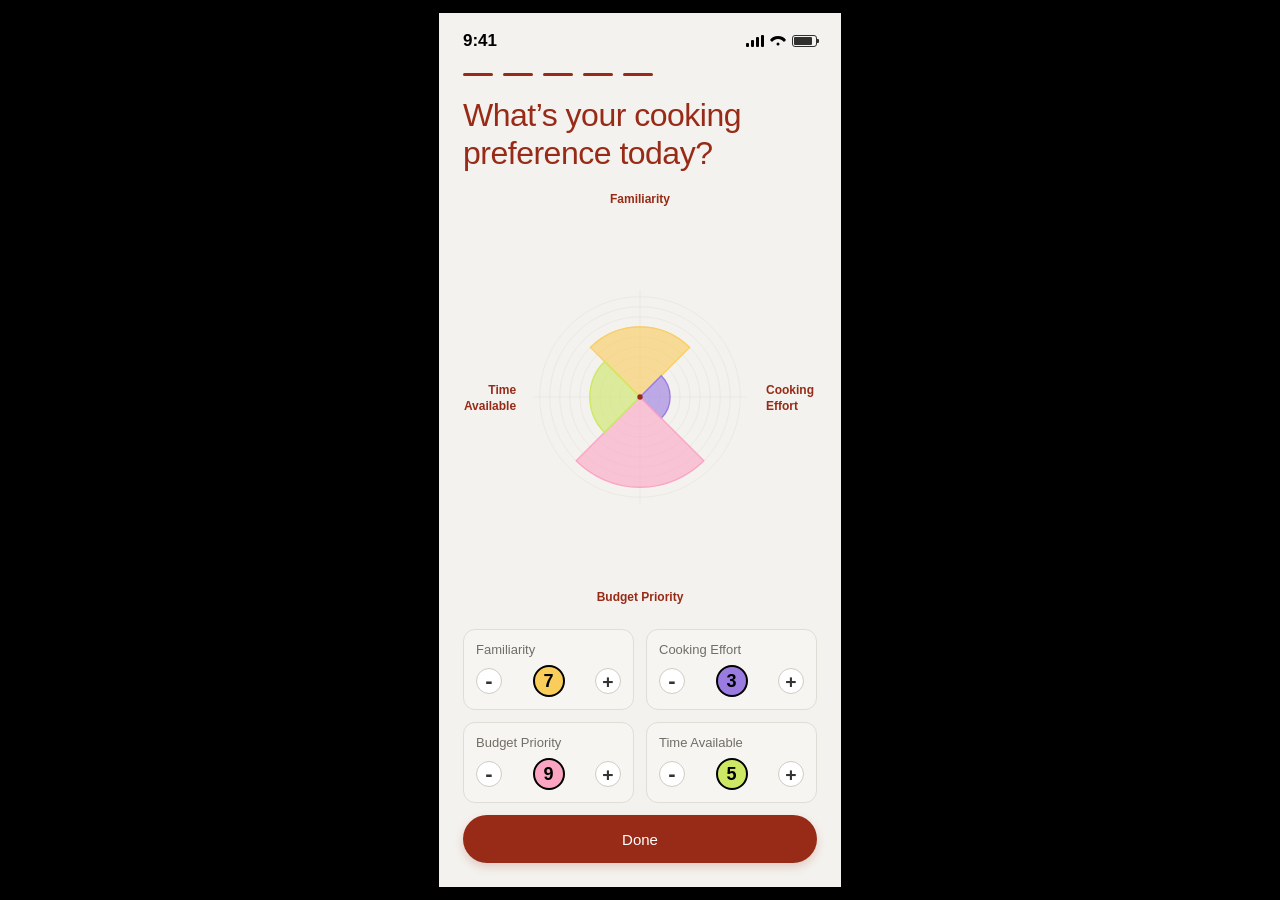
<file: Recipeapp/index.html>
<!DOCTYPE html>
<html lang="en">
<head>
    <meta charset="UTF-8">
    <meta name="viewport" content="width=device-width, initial-scale=1.0, maximum-scale=1.0, user-scalable=no, viewport-fit=cover">
    
    <title>Cooking Preference Radar - Grid Layout</title>
    <style>
        * {
            margin: 0;
            padding: 0;
            box-sizing: border-box;
            -webkit-tap-highlight-color: transparent;
        }

        body {
            background: #000;
            display: flex;
            justify-content: center;
            align-items: center;
            height: 100vh;
            overflow: hidden;
            font-family: 'Work Sans', -apple-system, BlinkMacSystemFont, sans-serif;
        }

        .app-container {
            width: 100vw;
            height: 100vh;
            max-width: 402px;
            max-height: 874px;
            background: #F4F2EE;
            position: relative;
            overflow: hidden;
            display: flex;
            flex-direction: column;
        }

        .header-area {
            padding-top: max(16px, env(safe-area-inset-top, 16px));
            padding-left: 24px;
            padding-right: 24px;
            flex-shrink: 0;
            z-index: 20;
        }

        .status-bar {
            display: flex;
            justify-content: space-between;
            align-items: center;
            height: 24px;
            margin-bottom: 20px;
        }

        .status-left {
            font-size: 17px;
            font-weight: 590;
            font-family: 'SF Pro', sans-serif;
            color: #000;
        }

        .status-right {
            display: flex;
            align-items: center;
            gap: 6px;
        }
        
        .battery-icon {
            width: 25px;
            height: 12px;
            border: 1px solid #000;
            border-radius: 3px;
            position: relative;
            opacity: 0.8;
        }
        .battery-icon::after {
            content: '';
            position: absolute;
            right: -3px;
            top: 3px;
            width: 2px;
            height: 4px;
            background: #000;
            border-radius: 0 1px 1px 0;
        }
        .battery-fill {
            position: absolute;
            left: 1px;
            top: 1px;
            bottom: 1px;
            width: 80%;
            background: #000;
            border-radius: 1px;
        }

        .progress-bar {
            display: flex;
            gap: 10px;
            margin-bottom: 20px;
        }

        .progress-segment {
            width: 30px;
            height: 3px;
            border-radius: 2px;
        }
        .progress-segment.active { background: #972B17; }
        .progress-segment.inactive { background: #972B17; }

        .title-area {
            padding: 0 24px;
            flex-shrink: 0;
            margin-bottom: 12px;
        }

        .main-title {
            font-size: 32px;
            font-weight: 500;
            line-height: 1.2;
            color: #972B17;
            letter-spacing: -0.5px;
        }

        .radar-area {
            flex: 1;
            display: grid;
            grid-template-columns: 70px 1fr 70px;
            grid-template-rows: 30px 1fr 30px;
            align-items: center;
            justify-items: center;
            padding: 0 16px;
            min-height: 0;
        }

        .axis-label {
            font-family: 'Rubik', 'Work Sans', sans-serif;
            font-weight: 700;
            font-size: 12px;
            color: #972B17;
            line-height: 1.3;
            text-align: center;
            white-space: nowrap;
        }

        .label-familiarity { grid-column: 2; grid-row: 1; }
        .label-budget { grid-column: 2; grid-row: 3; }
        .label-time { grid-column: 1; grid-row: 2; text-align: right; }
        .label-effort { grid-column: 3; grid-row: 2; text-align: left; }

        .radar-wrapper {
            grid-column: 2;
            grid-row: 2;
            width: 100%;
            max-width: 280px; 
            aspect-ratio: 1 / 1;
            position: relative;
        }

        .radar-svg {
            width: 100%;
            height: 100%;
            overflow: visible;
        }

        .bottom-area {
            padding: 0 24px max(24px, env(safe-area-inset-bottom, 24px)) 24px;
            display: flex;
            flex-direction: column;
            gap: 12px;
            flex-shrink: 0;
            margin-top: 16px;
        }

        .controls-grid {
            display: grid;
            grid-template-columns: 1fr 1fr;
            gap: 12px;
        }

        .control-card {
            background: #F6F5F2;
            border: 1px solid #E0DDD6;
            border-radius: 12px;
            padding: 12px;
            display: flex;
            flex-direction: column;
            gap: 8px;
        }

        .card-label {
            font-size: 13px;
            font-weight: 500;
            color: #716E65;
        }

        .control-row {
            display: flex;
            justify-content: space-between;
            align-items: center;
        }

        .btn-circle {
            width: 26px;
            height: 26px;
            border-radius: 50%;
            border: 1px solid #D1CCC3;
            display: flex;
            align-items: center;
            justify-content: center;
            font-size: 18px;
            color: #333;
            background: #FFF;
            cursor: pointer;
            user-select: none;
            font-family: monospace;
            font-weight: bold;
            transition: background 0.2s;
        }
        .btn-circle:active { background: #EAE7E1; }

        .value-display {
            width: 32px;
            height: 32px;
            border-radius: 50%;
            display: flex;
            align-items: center;
            justify-content: center;
            font-family: 'Rubik', sans-serif;
            font-weight: 700;
            font-size: 18px;
            color: #000;
            border: 2px solid #000;
        }

        .val-familiarity { background: #FACC5A; }
        .val-effort { background: #9A7BE0; }
        .val-budget { background: #FCA5C3; }
        .val-time { background: #CDE864; }

        .done-btn {
            width: 100%;
            height: 48px;
            background: #972B17;
            border-radius: 24px;
            display: flex;
            justify-content: center;
            align-items: center;
            color: #FFF;
            font-weight: 500;
            font-size: 15px;
            cursor: pointer;
            box-shadow: 0 4px 10px rgba(151, 43, 23, 0.2);
        }
    </style>
</head>
<body>
    <div class="app-container">
        
        <!-- 顶部区域 -->
        <div class="header-area">
            <div class="status-bar">
                <div class="status-left">9:41</div>
                <div class="status-right">
                    <svg width="18" height="12" viewBox="0 0 18 12" fill="black" xmlns="http://www.w3.org/2000/svg">
                        <rect x="0" y="8" width="3" height="4" rx="1"/>
                        <rect x="5" y="5" width="3" height="7" rx="1"/>
                        <rect x="10" y="2" width="3" height="10" rx="1"/>
                        <rect x="15" y="0" width="3" height="12" rx="1"/>
                    </svg>
                    <svg width="16" height="12" viewBox="0 0 16 12" fill="black" xmlns="http://www.w3.org/2000/svg">
                        <path d="M8 1C4.5 1 1.5 2.5 0 5L2 7C3 5.5 5.5 4 8 4C10.5 4 13 5.5 14 7L16 5C14.5 2.5 11.5 1 8 1Z"/>
                        <circle cx="8" cy="9" r="1.5"/>
                    </svg>
                    <div class="battery-icon">
                        <div class="battery-fill"></div>
                    </div>
                </div>
            </div>

            <div class="progress-bar">
                <div class="progress-segment active"></div>
                <div class="progress-segment inactive"></div>
                <div class="progress-segment inactive"></div>
                <div class="progress-segment inactive"></div>
                <div class="progress-segment inactive"></div>
            </div>
        </div>

        <div class="title-area">
            <div class="main-title">What’s your cooking preference today?</div>
        </div>

        <div class="radar-area">
            <div class="axis-label label-familiarity">Familiarity</div>
            <div class="axis-label label-effort">Cooking<br>Effort</div>
            <div class="axis-label label-budget">Budget Priority</div>
            <div class="axis-label label-time">Time<br>Available</div>

            <div class="radar-wrapper">
                <svg class="radar-svg" viewBox="0 0 344 344" id="radarSvg">
                    <g stroke="#E0DDD6" stroke-width="1" fill="none" opacity="0.6">
                        <circle cx="172" cy="172" r="15" />
                        <circle cx="172" cy="172" r="30" />
                        <circle cx="172" cy="172" r="45" />
                        <circle cx="172" cy="172" r="60" />
                        <circle cx="172" cy="172" r="75" />
                        <circle cx="172" cy="172" r="90" />
                        <circle cx="172" cy="172" r="105" />
                        <circle cx="172" cy="172" r="120" />
                        <circle cx="172" cy="172" r="135" />
                        <circle cx="172" cy="172" r="150" />
                    </g>
                    
                    <g stroke="#E0DDD6" stroke-width="1" opacity="0.6">
                        <line x1="172" y1="12" x2="172" y2="332" />
                        <line x1="12" y1="172" x2="332" y2="172" />
                    </g>

                    <g id="sectorsGroup">
                        <path id="sector-familiarity" class="radar-sector" fill="#FACC5A" fill-opacity="0.6" stroke="#FACC5A" stroke-width="2" />
                        <path id="sector-effort" class="radar-sector" fill="#9A7BE0" fill-opacity="0.6" stroke="#9A7BE0" stroke-width="2" />
                        <path id="sector-budget" class="radar-sector" fill="#FCA5C3" fill-opacity="0.6" stroke="#FCA5C3" stroke-width="2" />
                        <path id="sector-time" class="radar-sector" fill="#CDE864" fill-opacity="0.6" stroke="#CDE864" stroke-width="2" />
                    </g>

                    <circle cx="172" cy="172" r="4" fill="#972B17" />
                </svg>
            </div>
        </div>

        <div class="bottom-area">
            <div class="controls-grid">
                <div class="control-card">
                    <div class="card-label">Familiarity</div>
                    <div class="control-row">
                        <div class="btn-circle" onclick="updateValue('familiarity', -1)">-</div>
                        <div class="value-display val-familiarity" id="val-familiarity">7</div>
                        <div class="btn-circle" onclick="updateValue('familiarity', 1)">+</div>
                    </div>
                </div>
                
                <div class="control-card">
                    <div class="card-label">Cooking Effort</div>
                    <div class="control-row">
                        <div class="btn-circle" onclick="updateValue('effort', -1)">-</div>
                        <div class="value-display val-effort" id="val-effort">3</div>
                        <div class="btn-circle" onclick="updateValue('effort', 1)">+</div>
                    </div>
                </div>

                <div class="control-card">
                    <div class="card-label">Budget Priority</div>
                    <div class="control-row">
                        <div class="btn-circle" onclick="updateValue('budget', -1)">-</div>
                        <div class="value-display val-budget" id="val-budget">9</div>
                        <div class="btn-circle" onclick="updateValue('budget', 1)">+</div>
                    </div>
                </div>

                <div class="control-card">
                    <div class="card-label">Time Available</div>
                    <div class="control-row">
                        <div class="btn-circle" onclick="updateValue('time', -1)">-</div>
                        <div class="value-display val-time" id="val-time">5</div>
                        <div class="btn-circle" onclick="updateValue('time', 1)">+</div>
                    </div>
                </div>
            </div>

            <div class="done-btn" onclick="savePreferences()">Done</div>
        </div>
    </div>

    <script>
        const savedPref = localStorage.getItem('userPreferences');
        const data = savedPref ? JSON.parse(savedPref) : {
            familiarity: 7,
            effort: 3,
            budget: 9,
            time: 5
        };

        const MAX_RADIUS = 150;
        const CENTER = 172;

        const sectors = [
            { id: 'familiarity', startAngle: -45, endAngle: 45 },
            { id: 'effort', startAngle: 45, endAngle: 135 },
            { id: 'budget', startAngle: 135, endAngle: 225 },
            { id: 'time', startAngle: 225, endAngle: 315 }
        ];

        function polarToCartesian(centerX, centerY, radius, angleInDegrees) {
            const angleInRadians = (angleInDegrees - 90) * Math.PI / 180.0;
            return {
                x: centerX + (radius * Math.cos(angleInRadians)),
                y: centerY + (radius * Math.sin(angleInRadians))
            };
        }

        function describeArc(x, y, radius, startAngle, endAngle) {
            const start = polarToCartesian(x, y, radius, endAngle);
            const end = polarToCartesian(x, y, radius, startAngle);
            const largeArcFlag = endAngle - startAngle <= 180 ? "0" : "1";
            return [
                "M", start.x, start.y, 
                "A", radius, radius, 0, largeArcFlag, 0, end.x, end.y,
                "L", x, y, "Z"
            ].join(" ");
        }

        function updateChart() {
            sectors.forEach(sector => {
                const val = data[sector.id];
                const radius = (val / 10) * MAX_RADIUS;
                const pathData = describeArc(CENTER, CENTER, radius, sector.startAngle, sector.endAngle);
                
                document.getElementById(`sector-${sector.id}`).setAttribute('d', pathData);

                document.getElementById(`val-${sector.id}`).innerText = val;
            });
        }

        function updateValue(key, delta) {
            let newValue = data[key] + delta;
            if (newValue < 1) newValue = 1;
            if (newValue > 10) newValue = 10;
            data[key] = newValue;
            updateChart();
        }

        window.onload = updateChart;

        function savePreferences() {
            localStorage.setItem('userPreferences', JSON.stringify(data));
            window.location.href = 'Home.html';
        }
    </script>
</body>
</html>
</file>
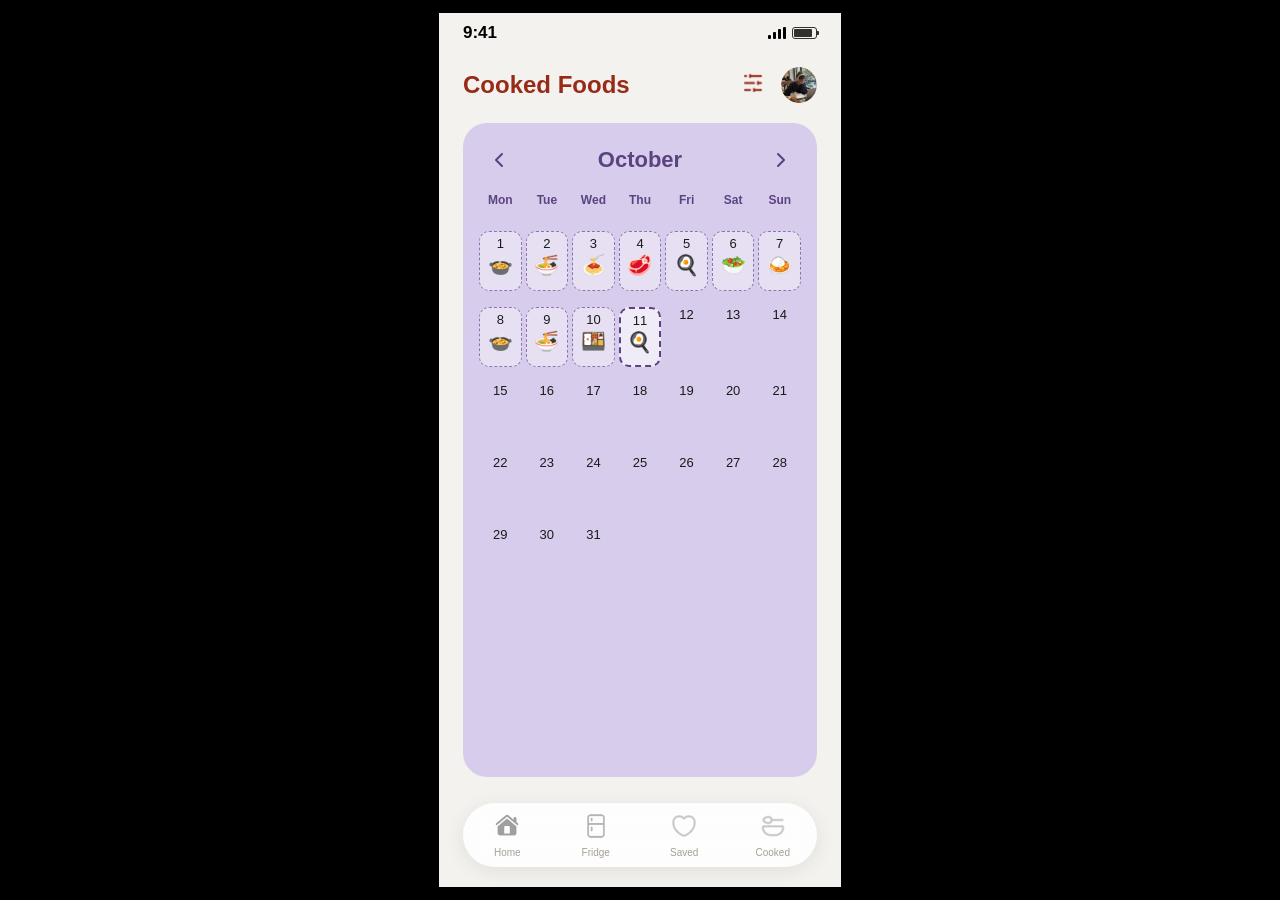
<file: Recipeapp/cooked.html>
<!DOCTYPE html>
<html lang="en">
<head>
    <meta charset="UTF-8">
    <meta name="viewport" content="width=device-width, initial-scale=1.0, maximum-scale=1.0, user-scalable=no, viewport-fit=cover">
    <title>Cooking App - Cooked</title>
    <link rel="stylesheet" href="style.css">
    <style>
        
        .cooked-header {
            display: flex;
            justify-content: space-between;
            align-items: center;
            padding: 0 24px;
            margin-top: 10px;
            margin-bottom: 20px;
        }
        .cooked-title {
            font-size: 24px;
            font-weight: 600;
            color: #972B17;
        }
        .cooked-header-actions {
            display: flex;
            align-items: center;
            gap: 16px;
        }
        .filter-icon { width: 24px; height: 24px; object-fit: contain; }
        .avatar { width: 36px; height: 36px; border-radius: 50%; object-fit: cover; }

        .calendar-card {
            margin: 0 24px;
            background: #D8CCEC;
            border-radius: 24px;
            padding: 24px 16px;
            flex: 1;
            display: flex;
            flex-direction: column;
            margin-bottom: 110px;
        }

        .calendar-top {
            display: flex;
            justify-content: space-between;
            align-items: center;
            margin-bottom: 20px;
            padding: 0 8px;
        }
        .month-title {
            font-size: 22px;
            font-weight: 700;
            color: #5B4380;
        }
        .arrow-btn {
            width: 24px;
            height: 24px;
            cursor: pointer;
        }

        .calendar-grid {
            display: grid;
            grid-template-columns: repeat(7, 1fr);
            row-gap: 16px;
            column-gap: 4px;
            text-align: center;
        }

        .weekday {
            font-size: 12px;
            font-weight: 600;
            color: #5B4380;
            margin-bottom: 8px;
        }

        .day-cell {
            display: flex;
            flex-direction: column;
            align-items: center;
            justify-content: flex-start;
            height: 56px;
            position: relative;
        }

        .day-number {
            font-size: 13px;
            font-weight: 500;
            color: #1A1A1A;
            margin-bottom: 2px;
        }

        .day-cell.has-record {
            background: rgba(255, 255, 255, 0.4);
            border: 1px dashed #8C73B3;
            border-radius: 10px;
            padding-top: 4px;
            height: 60px;
            width: 100%;
        }

        .day-cell.selected {
            border: 2px dashed #5B4380;
            background: rgba(255, 255, 255, 0.6);
        }

        .food-icon {
            font-size: 20px;
            line-height: 1;
            margin-top: 2px;
        }

        .floating-bottom-nav {
            position: absolute; 
            bottom: max(20px, env(safe-area-inset-bottom, 20px));
            left: 24px; 
            right: 24px; 
            height: 64px;
            background: rgba(255, 255, 255, 0.85); 
            backdrop-filter: blur(12px); 
            -webkit-backdrop-filter: blur(12px);
            border-radius: 32px; 
            box-shadow: 0 4px 20px rgba(0, 0, 0, 0.08);
            display: flex; 
            justify-content: space-around; 
            align-items: center; 
            z-index: 100;
        }
        .nav-item {
            display: flex; 
            flex-direction: column; 
            align-items: center;
            gap: 4px; 
            color: #A39F96; 
            font-size: 10px; 
            font-weight: 500;
            cursor: pointer; 
            width: 60px; 
            text-decoration: none;
        }
        .nav-item.active { color: #972B17; }
        
        .nav-icon-box {
            width: 28px; 
            height: 28px; 
            position: relative; 
            margin-bottom: 4px;
        }
        .nav-icon-box img {
            position: absolute; 
            top: 50%; 
            left: 50%;
            transform: translate(-50%, -50%);
            display: block; 
            object-fit: contain;
            filter: grayscale(100%) opacity(50%);
            transition: 0.2s;
        }
        .nav-item.active img { filter: grayscale(0%) opacity(100%); }
        
        .nav-icon-svg {
            width: 24px; height: 24px;
            position: absolute; top: 50%; left: 50%; transform: translate(-50%, -50%);
        }

        .nav-item span {
            font-size: 10px; 
            font-weight: 500; 
            color: #A39F96; 
            line-height: 1;
        }
        .nav-item.active span { color: #972B17; }

        .nav-icon-home { width: 30px; height: 30px; }
        .nav-icon-fridge { width: 28px; height: 28px; }
        .nav-icon-fav { width: 23px; height: 23px; }
        .nav-icon-cook { width: 25px; height: 25px; }
    </style>
</head>
<body>
    <div class="app-container">
        
        <!-- 状态栏 -->
        <div class="status-bar">
            <div class="status-left">9:41</div>
            <div class="status-right">
                <svg width="18" height="12" viewBox="0 0 18 12" fill="black"><rect x="0" y="8" width="3" height="4" rx="1"/><rect x="5" y="5" width="3" height="7" rx="1"/><rect x="10" y="2" width="3" height="10" rx="1"/><rect x="15" y="0" width="3" height="12" rx="1"/></svg>
                <div class="battery-icon"><div class="battery-fill"></div></div>
            </div>
        </div>

        <div class="cooked-header">
            <div class="cooked-title">Cooked Foods</div>
            <div class="cooked-header-actions">
                <a href="index.html">
                    <img class="filter-icon" src="preference.png" alt="Preference">
                </a>
                <img class="avatar" src="Persona.png" alt="Leila">
            </div>
        </div>

        <div class="calendar-card">
            <div class="calendar-top">
                <svg class="arrow-btn" viewBox="0 0 24 24" fill="none" stroke="#5B4380" stroke-width="2" stroke-linecap="round" stroke-linejoin="round">
                    <polyline points="15 18 9 12 15 6"></polyline>
                </svg>
                
                <div class="month-title">October</div>
                
                <svg class="arrow-btn" viewBox="0 0 24 24" fill="none" stroke="#5B4380" stroke-width="2" stroke-linecap="round" stroke-linejoin="round">
                    <polyline points="9 18 15 12 9 6"></polyline>
                </svg>
            </div>

            <div class="calendar-grid">
                <div class="weekday">Mon</div>
                <div class="weekday">Tue</div>
                <div class="weekday">Wed</div>
                <div class="weekday">Thu</div>
                <div class="weekday">Fri</div>
                <div class="weekday">Sat</div>
                <div class="weekday">Sun</div>

                <div class="day-cell has-record">
                    <span class="day-number">1</span>
                    <div class="food-icon">🍲</div>
                </div>
                <div class="day-cell has-record">
                    <span class="day-number">2</span>
                    <div class="food-icon">🍜</div>
                </div>
                <div class="day-cell has-record">
                    <span class="day-number">3</span>
                    <div class="food-icon">🍝</div>
                </div>
                <div class="day-cell has-record">
                    <span class="day-number">4</span>
                    <div class="food-icon">🥩</div>
                </div>

                <div class="day-cell has-record">
                    <span class="day-number">5</span>
                    <div class="food-icon">🍳</div>
                </div>
                <div class="day-cell has-record">
                    <span class="day-number">6</span>
                    <div class="food-icon">🥗</div>
                </div>
                <div class="day-cell has-record">
                    <span class="day-number">7</span>
                    <div class="food-icon">🍛</div>
                </div>
                <div class="day-cell has-record">
                    <span class="day-number">8</span>
                    <div class="food-icon">🍲</div>
                </div>
                <div class="day-cell has-record">
                    <span class="day-number">9</span>
                    <div class="food-icon">🍜</div>
                </div>
                <div class="day-cell has-record">
                    <span class="day-number">10</span>
                    <div class="food-icon">🍱</div>
                </div>

                <div class="day-cell has-record selected">
                    <span class="day-number">11</span>
                    <div class="food-icon">🍳</div>
                </div>

                <div class="day-cell"><span class="day-number">12</span></div>
                <div class="day-cell"><span class="day-number">13</span></div>
                <div class="day-cell"><span class="day-number">14</span></div>
                <div class="day-cell"><span class="day-number">15</span></div>
                <div class="day-cell"><span class="day-number">16</span></div>
                <div class="day-cell"><span class="day-number">17</span></div>
                <div class="day-cell"><span class="day-number">18</span></div>

                <div class="day-cell"><span class="day-number">19</span></div>
                <div class="day-cell"><span class="day-number">20</span></div>
                <div class="day-cell"><span class="day-number">21</span></div>
                <div class="day-cell"><span class="day-number">22</span></div>
                <div class="day-cell"><span class="day-number">23</span></div>
                <div class="day-cell"><span class="day-number">24</span></div>
                <div class="day-cell"><span class="day-number">25</span></div>

                <div class="day-cell"><span class="day-number">26</span></div>
                <div class="day-cell"><span class="day-number">27</span></div>
                <div class="day-cell"><span class="day-number">28</span></div>
                <div class="day-cell"><span class="day-number">29</span></div>
                <div class="day-cell"><span class="day-number">30</span></div>
                <div class="day-cell"><span class="day-number">31</span></div>
            </div>
        </div>

        <div class="floating-bottom-nav">
            <a href="Home.html" class="nav-item">
                <div class="nav-icon-box">
                    <img class="nav-icon-home" src="home.png" alt="Home">
                </div>
                <span>Home</span>
            </a>
            
            <a href="fridge.html" class="nav-item">
                <div class="nav-icon-box">
                    <img class="nav-icon-fridge" src="fridge.png" alt="Fridge">
                </div>
                <span>Fridge</span>
            </a>
            
            <a href="Favorite.html" class="nav-item">
                <div class="nav-icon-box">
                    <img class="nav-icon-fav" src="save.png" alt="Saved">
                </div>
                <span>Saved</span>
            </a>
            
            <a href="Cooked.html" class="nav-item">
                <div class="nav-icon-box">
                    <img class="nav-icon-cook" src="cooked.png" alt="Cooked">
                </div>
                <span>Cooked</span>
            </a>
        </div>

    </div>
</body>
</html>
</file>
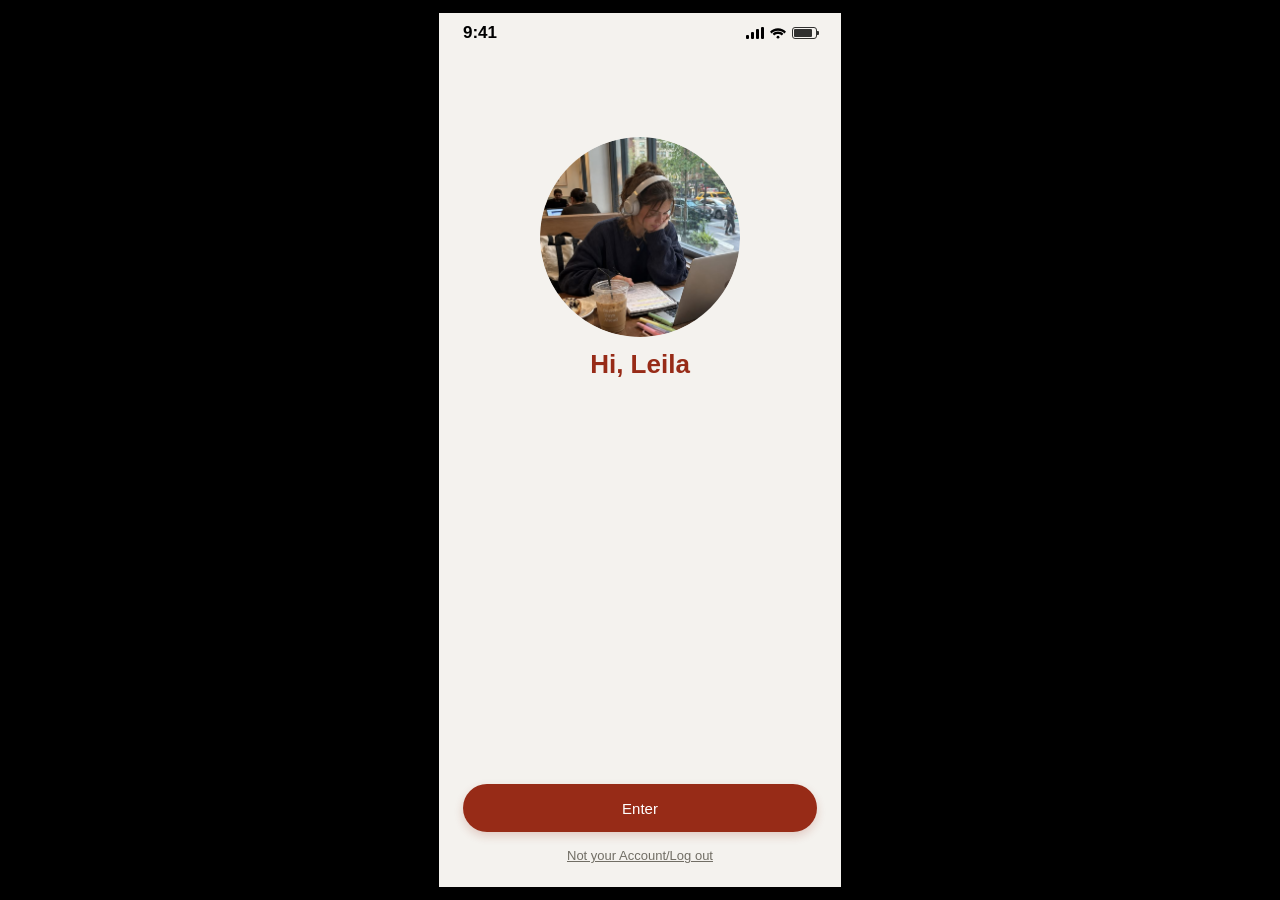
<file: Recipeapp/Enter.html>
<!DOCTYPE html>
<html lang="en">
<head>
    <meta charset="UTF-8">
    <meta name="viewport" content="width=device-width, initial-scale=1.0, maximum-scale=1.0, user-scalable=no, viewport-fit=cover">
    <title>Cooking Preference App</title>
    <link rel="stylesheet" href="style.css">
</head>
<body>
    <div class="app-container">
        
        <div class="status-bar">
            <div class="status-left">9:41</div>
            <div class="status-right">
                <svg width="18" height="12" viewBox="0 0 18 12" fill="black"><rect x="0" y="8" width="3" height="4" rx="1"/><rect x="5" y="5" width="3" height="7" rx="1"/><rect x="10" y="2" width="3" height="10" rx="1"/><rect x="15" y="0" width="3" height="12" rx="1"/></svg>
                <svg width="16" height="12" viewBox="0 0 16 12" fill="black">
                    <path d="M8 1.2C4.8 1.2 1.9 2.5 0 4.7L1.6 6.5C3.1 4.8 5.4 3.8 8 3.8C10.6 3.8 12.9 4.8 14.4 6.5L16 4.7C14.1 2.5 11.2 1.2 8 1.2Z"/>
                    <path d="M8 4.6C5.9 4.6 4 5.4 2.6 6.8L4.2 8.6C5.2 7.6 6.5 7.1 8 7.1C9.5 7.1 10.8 7.6 11.8 8.6L13.4 6.8C12 5.4 10.1 4.6 8 4.6Z"/>
                    <circle cx="8" cy="10.2" r="1.4"/>
                </svg>
                <div class="battery-icon"><div class="battery-fill"></div></div>
            </div>
        </div>

        <div id="page-home" class="page-view active">
            <img class="home-avatar" src="Persona.png" alt="Leila">
            <div class="home-greeting">Hi, Leila</div>
            
            <div class="home-bottom">
                <div class="btn-enter" onclick="window.location.href='Enter1.html'">Enter</div>
                <a href="#" class="link-logout">Not your Account/Log out</a>
            </div>
        </div>


    <script src="script.js"></script>
</body>
</html>
</file>
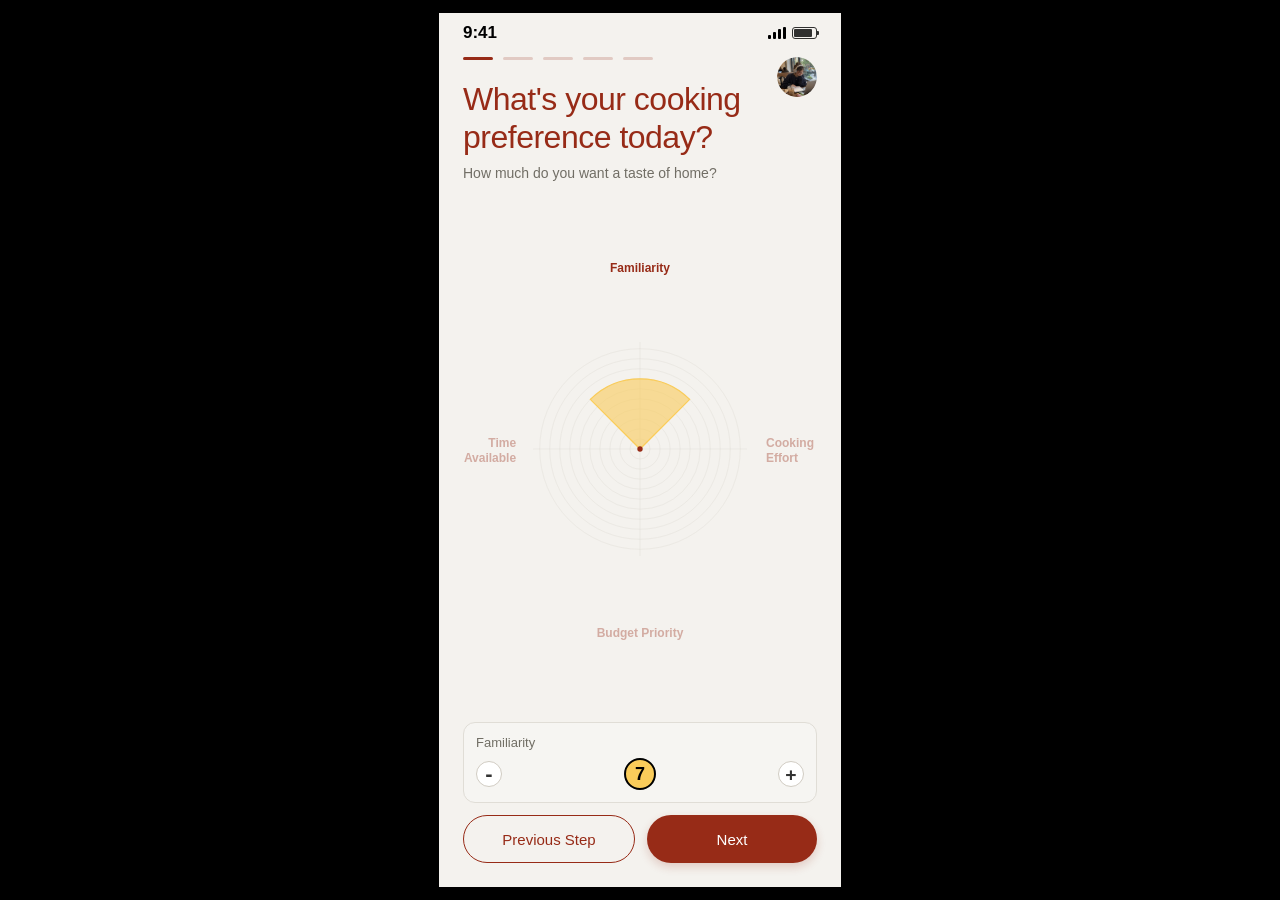
<file: Recipeapp/Enter1.html>
<!DOCTYPE html>
<html lang="en">
<head>
    <meta charset="UTF-8">
    <meta name="viewport" content="width=device-width, initial-scale=1.0, maximum-scale=1.0, user-scalable=no, viewport-fit=cover">
    <title>Cooking Preference App - Step 1</title>
    <link rel="stylesheet" href="style.css">
</head>
<body>
    <div class="app-container">
        <div class="status-bar">
            <div class="status-left">9:41</div>
            <div class="status-right">
                <svg width="18" height="12" viewBox="0 0 18 12" fill="black"><rect x="0" y="8" width="3" height="4" rx="1"/><rect x="5" y="5" width="3" height="7" rx="1"/><rect x="10" y="2" width="3" height="10" rx="1"/><rect x="15" y="0" width="3" height="12" rx="1"/></svg>
                <div class="battery-icon"><div class="battery-fill"></div></div>
            </div>
        </div>

        <div id="page-step1" class="page-view active">
            <div class="header-area">
                <img class="top-avatar" src="Persona.png" alt="Avatar">
                <div class="progress-bar">
                    <div class="progress-segment active"></div>
                    <div class="progress-segment inactive"></div>
                    <div class="progress-segment inactive"></div>
                    <div class="progress-segment inactive"></div>
                    <div class="progress-segment inactive"></div>
                </div>
                <div class="main-title">What's your cooking preference today?</div>
                <div class="sub-title">How much do you want a taste of home?</div>
            </div>

            <div class="radar-area">
                <div class="axis-label label-familiarity" style="opacity: 1;">Familiarity</div>
                <div class="axis-label label-effort dimmed">Cooking<br>Effort</div>
                <div class="axis-label label-budget dimmed">Budget Priority</div>
                <div class="axis-label label-time dimmed">Time<br>Available</div>
                
                <div class="radar-wrapper">
                    <svg class="radar-svg" viewBox="0 0 344 344">
                        <g stroke="#E0DDD6" stroke-width="1" fill="none" opacity="0.6">
                            <circle cx="172" cy="172" r="15" /><circle cx="172" cy="172" r="30" />
                            <circle cx="172" cy="172" r="45" /><circle cx="172" cy="172" r="60" />
                            <circle cx="172" cy="172" r="75" /><circle cx="172" cy="172" r="90" />
                            <circle cx="172" cy="172" r="105" /><circle cx="172" cy="172" r="120" />
                            <circle cx="172" cy="172" r="135" /><circle cx="172" cy="172" r="150" />
                        </g>
                        <g stroke="#E0DDD6" stroke-width="1" opacity="0.6">
                            <line x1="172" y1="12" x2="172" y2="332" />
                            <line x1="12" y1="172" x2="332" y2="172" />
                        </g>
                        <g id="sectorsGroup">
                            <!-- 只有 Familiarity 的色块 -->
                            <path id="sector-familiarity" fill="#FACC5A" fill-opacity="0.6" stroke="#FACC5A" stroke-width="2" />
                        </g>
                        <circle cx="172" cy="172" r="4" fill="#972B17" />
                    </svg>
                </div>
            </div>

            <div class="bottom-area">
                <div class="single-card">
                    <div class="card-label">Familiarity</div>
                    <div class="control-row">
                        <div class="btn-circle" onclick="updateValue('familiarity', -1)">-</div>
                        <div class="value-display val-familiarity" id="val-familiarity">7</div>
                        <div class="btn-circle" onclick="updateValue('familiarity', 1)">+</div>
                    </div>
                </div>
                <div class="action-buttons row">
                    <div class="btn-secondary" onclick="window.location.href='Enter.html'">Previous Step</div>
                    <div class="btn-enter" onclick="saveAndNext('Enter2.html')">Next</div>
                </div>
            </div>
        </div>
    </div>

    <script>
        const savedPref = localStorage.getItem('userPreferences');
        const data = savedPref ? JSON.parse(savedPref) : { familiarity: 7, effort: 3, budget: 9, time: 5 };

        const MAX_RADIUS = 150;
        const CENTER = 172;

        function polarToCartesian(cx, cy, r, angleDeg) {
            const rad = (angleDeg - 90) * Math.PI / 180.0;
            return { x: cx + r * Math.cos(rad), y: cy + r * Math.sin(rad) };
        }

        function describeArc(x, y, radius, startAngle, endAngle) {
            const start = polarToCartesian(x, y, radius, endAngle);
            const end = polarToCartesian(x, y, radius, startAngle);
            const largeArcFlag = endAngle - startAngle <= 180 ? "0" : "1";
            return ["M", start.x, start.y, "A", radius, radius, 0, largeArcFlag, 0, end.x, end.y, "L", x, y, "Z"].join(" ");
        }

        function updateChart() {
            const val = data.familiarity;
            const radius = (val / 10) * MAX_RADIUS;
            const pathData = describeArc(CENTER, CENTER, radius, -45, 45);
            document.getElementById('sector-familiarity').setAttribute('d', pathData);
            document.getElementById('val-familiarity').innerText = val;
        }

        function updateValue(key, delta) {
            let newValue = data[key] + delta;
            if (newValue < 1) newValue = 1;
            if (newValue > 10) newValue = 10;
            data[key] = newValue;
            updateChart();
        }

        function saveAndNext(url) {
            localStorage.setItem('userPreferences', JSON.stringify(data));
            window.location.href = url;
        }

        window.onload = updateChart;
    </script>
</body>
</html>
</file>
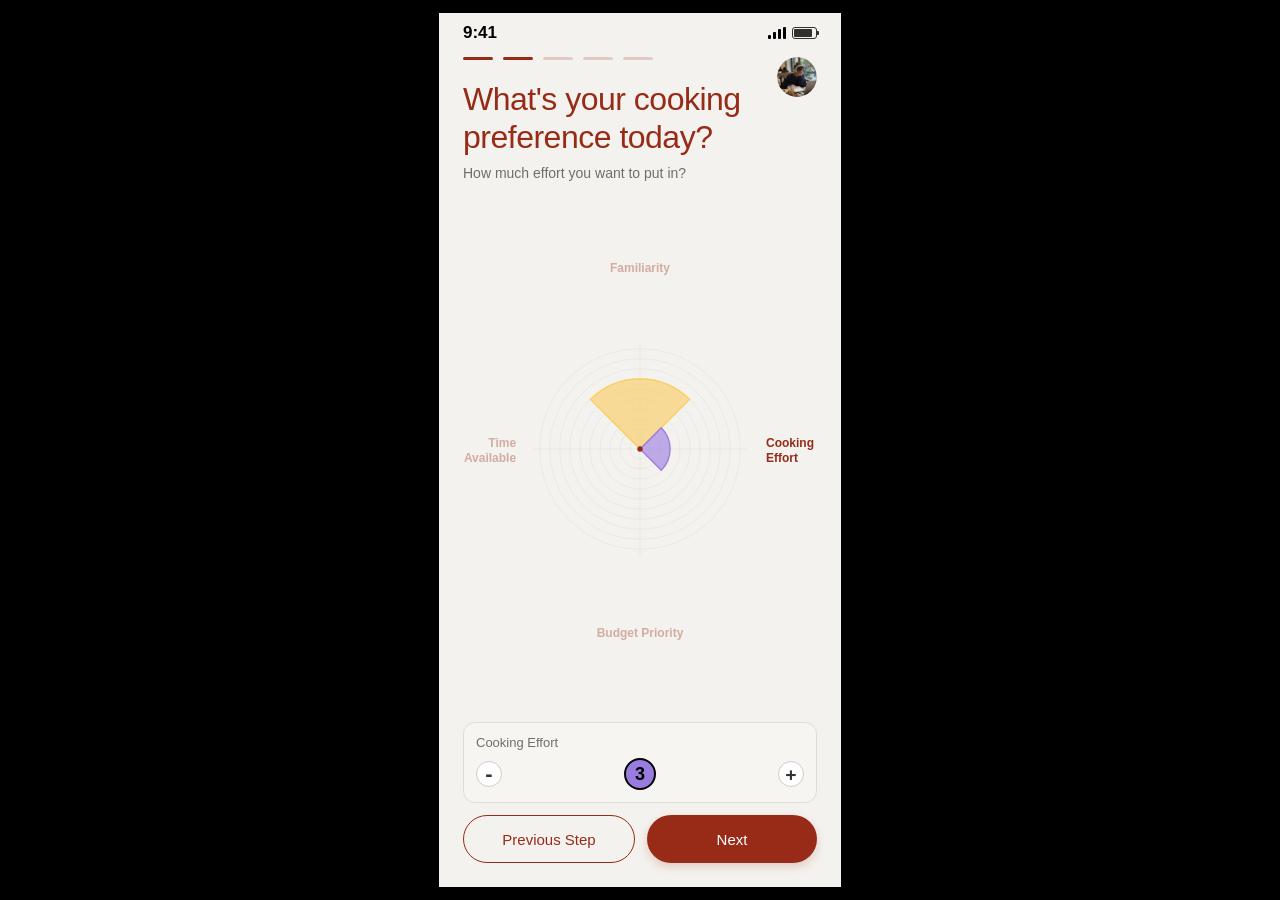
<file: Recipeapp/Enter2.html>
<!DOCTYPE html>
<html lang="en">
<head>
    <meta charset="UTF-8">
    <meta name="viewport" content="width=device-width, initial-scale=1.0, maximum-scale=1.0, user-scalable=no, viewport-fit=cover">
    <title>Cooking Preference App - Step 2</title>
    <link rel="stylesheet" href="style.css">
</head>
<body>
    <div class="app-container">
        <div class="status-bar">
            <div class="status-left">9:41</div>
            <div class="status-right">
                <svg width="18" height="12" viewBox="0 0 18 12" fill="black"><rect x="0" y="8" width="3" height="4" rx="1"/><rect x="5" y="5" width="3" height="7" rx="1"/><rect x="10" y="2" width="3" height="10" rx="1"/><rect x="15" y="0" width="3" height="12" rx="1"/></svg>
                <div class="battery-icon"><div class="battery-fill"></div></div>
            </div>
        </div>

        <div id="page-step1" class="page-view active">
            <div class="header-area">
                <img class="top-avatar" src="Persona.png" alt="Avatar">
                <div class="progress-bar">
                    <div class="progress-segment active"></div>
                    <div class="progress-segment active"></div>
                    <div class="progress-segment inactive"></div>
                    <div class="progress-segment inactive"></div>
                    <div class="progress-segment inactive"></div>
                </div>
                <div class="main-title">What's your cooking preference today?</div>
                <div class="sub-title">How much effort you want to put in?</div>
            </div>

            <div class="radar-area">
                <div class="axis-label label-familiarity dimmed">Familiarity</div>
                <div class="axis-label label-effort" style="opacity: 1;">Cooking<br>Effort</div>
                <div class="axis-label label-budget dimmed">Budget Priority</div>
                <div class="axis-label label-time dimmed">Time<br>Available</div>
                
                <div class="radar-wrapper">
                    <svg class="radar-svg" viewBox="0 0 344 344">
                        <g stroke="#E0DDD6" stroke-width="1" fill="none" opacity="0.6">
                            <circle cx="172" cy="172" r="15" /><circle cx="172" cy="172" r="30" />
                            <circle cx="172" cy="172" r="45" /><circle cx="172" cy="172" r="60" />
                            <circle cx="172" cy="172" r="75" /><circle cx="172" cy="172" r="90" />
                            <circle cx="172" cy="172" r="105" /><circle cx="172" cy="172" r="120" />
                            <circle cx="172" cy="172" r="135" /><circle cx="172" cy="172" r="150" />
                        </g>
                        <g stroke="#E0DDD6" stroke-width="1" opacity="0.6">
                            <line x1="172" y1="12" x2="172" y2="332" />
                            <line x1="12" y1="172" x2="332" y2="172" />
                        </g>
                        <g id="sectorsGroup">
                            <path id="sector-familiarity" fill="#FACC5A" fill-opacity="0.6" stroke="#FACC5A" stroke-width="2" />
                            <!-- 新增 Effort 的色块 -->
                            <path id="sector-effort" fill="#9A7BE0" fill-opacity="0.6" stroke="#9A7BE0" stroke-width="2" />
                        </g>
                        <circle cx="172" cy="172" r="4" fill="#972B17" />
                    </svg>
                </div>
            </div>

            <div class="bottom-area">
                <div class="single-card">
                    <div class="card-label">Cooking Effort</div>
                    <div class="control-row">
                        <div class="btn-circle" onclick="updateValue('effort', -1)">-</div>
                        <div class="value-display val-effort" id="val-effort">3</div>
                        <div class="btn-circle" onclick="updateValue('effort', 1)">+</div>
                    </div>
                </div>
                <div class="action-buttons row">
                    <div class="btn-secondary" onclick="window.location.href='Enter1.html'">Previous Step</div>
                    <div class="btn-enter" onclick="saveAndNext('Enter3.html')">Next</div>
                </div>
            </div>
        </div>
    </div>

    <script>
        const savedPref = localStorage.getItem('userPreferences');
        const data = savedPref ? JSON.parse(savedPref) : { familiarity: 7, effort: 3, budget: 9, time: 5 };

        const MAX_RADIUS = 150;
        const CENTER = 172;

        function polarToCartesian(cx, cy, r, angleDeg) {
            const rad = (angleDeg - 90) * Math.PI / 180.0;
            return { x: cx + r * Math.cos(rad), y: cy + r * Math.sin(rad) };
        }

        function describeArc(x, y, radius, startAngle, endAngle) {
            const start = polarToCartesian(x, y, radius, endAngle);
            const end = polarToCartesian(x, y, radius, startAngle);
            const largeArcFlag = endAngle - startAngle <= 180 ? "0" : "1";
            return ["M", start.x, start.y, "A", radius, radius, 0, largeArcFlag, 0, end.x, end.y, "L", x, y, "Z"].join(" ");
        }

        function updateChart() {
            // 渲染 Familiarity
            const valFam = data.familiarity;
            const radFam = (valFam / 10) * MAX_RADIUS;
            document.getElementById('sector-familiarity').setAttribute('d', describeArc(CENTER, CENTER, radFam, -45, 45));

            // 渲染 Effort
            const valEff = data.effort;
            const radEff = (valEff / 10) * MAX_RADIUS;
            document.getElementById('sector-effort').setAttribute('d', describeArc(CENTER, CENTER, radEff, 45, 135));
            document.getElementById('val-effort').innerText = valEff;
        }

        function updateValue(key, delta) {
            let newValue = data[key] + delta;
            if (newValue < 1) newValue = 1;
            if (newValue > 10) newValue = 10;
            data[key] = newValue;
            updateChart();
        }

        function saveAndNext(url) {
            localStorage.setItem('userPreferences', JSON.stringify(data));
            window.location.href = url;
        }

        window.onload = updateChart;
    </script>
</body>
</html>
</file>
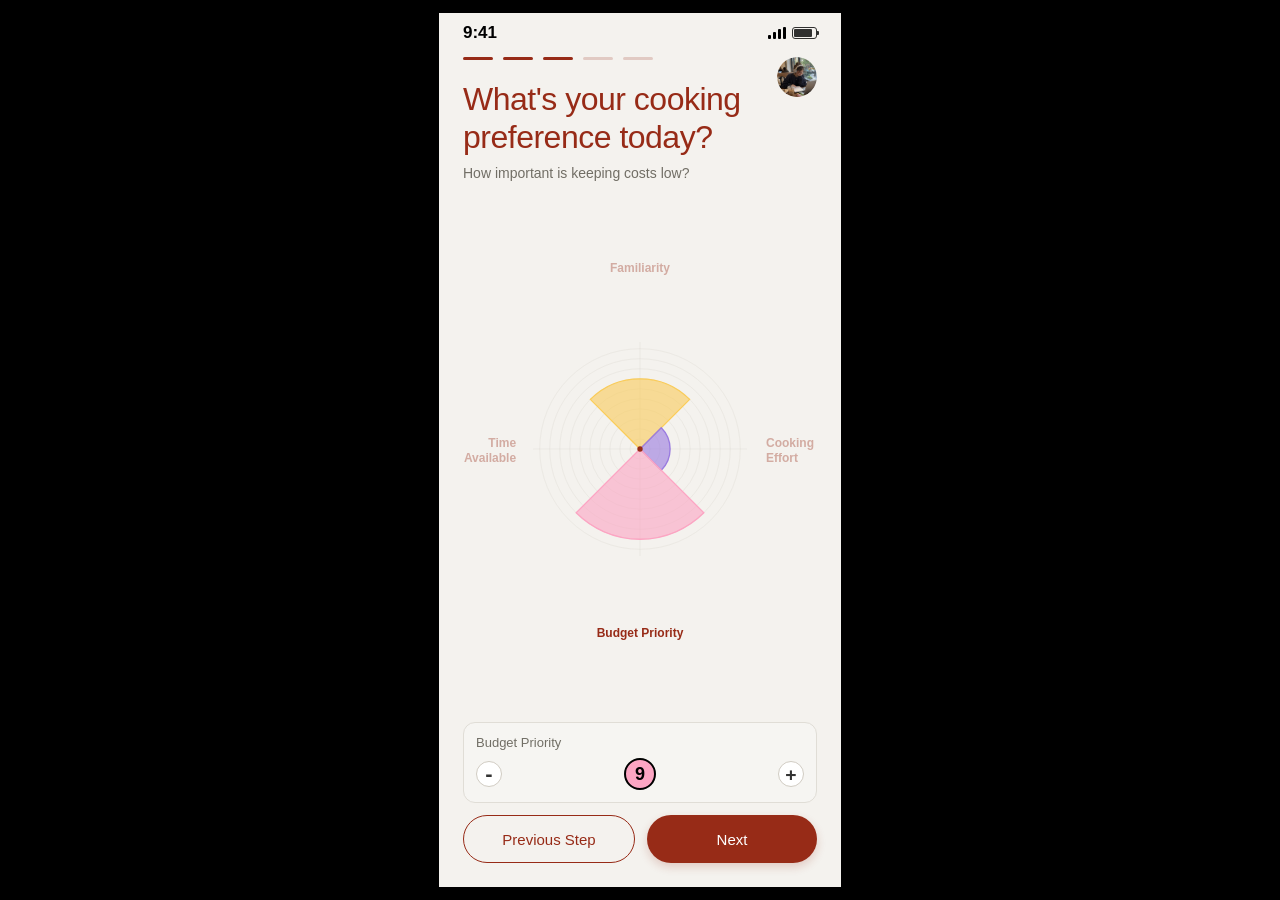
<file: Recipeapp/Enter3.html>
<!DOCTYPE html>
<html lang="en">
<head>
    <meta charset="UTF-8">
    <meta name="viewport" content="width=device-width, initial-scale=1.0, maximum-scale=1.0, user-scalable=no, viewport-fit=cover">
    <title>Cooking Preference App - Step 3</title>
    <link rel="stylesheet" href="style.css">
</head>
<body>
    <div class="app-container">
        <div class="status-bar">
            <div class="status-left">9:41</div>
            <div class="status-right">
                <svg width="18" height="12" viewBox="0 0 18 12" fill="black"><rect x="0" y="8" width="3" height="4" rx="1"/><rect x="5" y="5" width="3" height="7" rx="1"/><rect x="10" y="2" width="3" height="10" rx="1"/><rect x="15" y="0" width="3" height="12" rx="1"/></svg>
                <div class="battery-icon"><div class="battery-fill"></div></div>
            </div>
        </div>

        <div id="page-step1" class="page-view active">
            <div class="header-area">
                <img class="top-avatar" src="Persona.png" alt="Avatar">
                <div class="progress-bar">
                    <div class="progress-segment active"></div>
                    <div class="progress-segment active"></div>
                    <div class="progress-segment active"></div>
                    <div class="progress-segment inactive"></div>
                    <div class="progress-segment inactive"></div>
                </div>
                <div class="main-title">What's your cooking preference today?</div>
                <div class="sub-title">How important is keeping costs low?</div>
            </div>

            <div class="radar-area">
                <div class="axis-label label-familiarity dimmed">Familiarity</div>
                <div class="axis-label label-effort dimmed">Cooking<br>Effort</div>
                <div class="axis-label label-budget" style="opacity: 1;">Budget Priority</div>
                <div class="axis-label label-time dimmed">Time<br>Available</div>
                
                <div class="radar-wrapper">
                    <svg class="radar-svg" viewBox="0 0 344 344">
                        <g stroke="#E0DDD6" stroke-width="1" fill="none" opacity="0.6">
                            <circle cx="172" cy="172" r="15" /><circle cx="172" cy="172" r="30" />
                            <circle cx="172" cy="172" r="45" /><circle cx="172" cy="172" r="60" />
                            <circle cx="172" cy="172" r="75" /><circle cx="172" cy="172" r="90" />
                            <circle cx="172" cy="172" r="105" /><circle cx="172" cy="172" r="120" />
                            <circle cx="172" cy="172" r="135" /><circle cx="172" cy="172" r="150" />
                        </g>
                        <g stroke="#E0DDD6" stroke-width="1" opacity="0.6">
                            <line x1="172" y1="12" x2="172" y2="332" />
                            <line x1="12" y1="172" x2="332" y2="172" />
                        </g>
                        <g id="sectorsGroup">
                            <path id="sector-familiarity" fill="#FACC5A" fill-opacity="0.6" stroke="#FACC5A" stroke-width="2" />
                            <path id="sector-effort" fill="#9A7BE0" fill-opacity="0.6" stroke="#9A7BE0" stroke-width="2" />
                            <!-- 新增 Budget 的色块 -->
                            <path id="sector-budget" fill="#FCA5C3" fill-opacity="0.6" stroke="#FCA5C3" stroke-width="2" />
                        </g>
                        <circle cx="172" cy="172" r="4" fill="#972B17" />
                    </svg>
                </div>
            </div>

            <div class="bottom-area">
                <div class="single-card">
                    <div class="card-label">Budget Priority</div>
                    <div class="control-row">
                        <div class="btn-circle" onclick="updateValue('budget', -1)">-</div>
                        <div class="value-display val-budget" id="val-budget">9</div>
                        <div class="btn-circle" onclick="updateValue('budget', 1)">+</div>
                    </div>
                </div>
                <div class="action-buttons row">
                    <div class="btn-secondary" onclick="window.location.href='Enter2.html'">Previous Step</div>
                    <div class="btn-enter" onclick="saveAndNext('Enter4.html')">Next</div>
                </div>
            </div>
        </div>
    </div>

    <script>
        const savedPref = localStorage.getItem('userPreferences');
        const data = savedPref ? JSON.parse(savedPref) : { familiarity: 7, effort: 3, budget: 9, time: 5 };

        const MAX_RADIUS = 150;
        const CENTER = 172;

        function polarToCartesian(cx, cy, r, angleDeg) {
            const rad = (angleDeg - 90) * Math.PI / 180.0;
            return { x: cx + r * Math.cos(rad), y: cy + r * Math.sin(rad) };
        }

        function describeArc(x, y, radius, startAngle, endAngle) {
            const start = polarToCartesian(x, y, radius, endAngle);
            const end = polarToCartesian(x, y, radius, startAngle);
            const largeArcFlag = endAngle - startAngle <= 180 ? "0" : "1";
            return ["M", start.x, start.y, "A", radius, radius, 0, largeArcFlag, 0, end.x, end.y, "L", x, y, "Z"].join(" ");
        }

        function updateChart() {
            // Familiarity
            document.getElementById('sector-familiarity').setAttribute('d', describeArc(CENTER, CENTER, (data.familiarity / 10) * MAX_RADIUS, -45, 45));
            // Effort
            document.getElementById('sector-effort').setAttribute('d', describeArc(CENTER, CENTER, (data.effort / 10) * MAX_RADIUS, 45, 135));
            // Budget
            const valBud = data.budget;
            document.getElementById('sector-budget').setAttribute('d', describeArc(CENTER, CENTER, (valBud / 10) * MAX_RADIUS, 135, 225));
            document.getElementById('val-budget').innerText = valBud;
        }

        function updateValue(key, delta) {
            let newValue = data[key] + delta;
            if (newValue < 1) newValue = 1;
            if (newValue > 10) newValue = 10;
            data[key] = newValue;
            updateChart();
        }

        function saveAndNext(url) {
            localStorage.setItem('userPreferences', JSON.stringify(data));
            window.location.href = url;
        }

        window.onload = updateChart;
    </script>
</body>
</html>
</file>
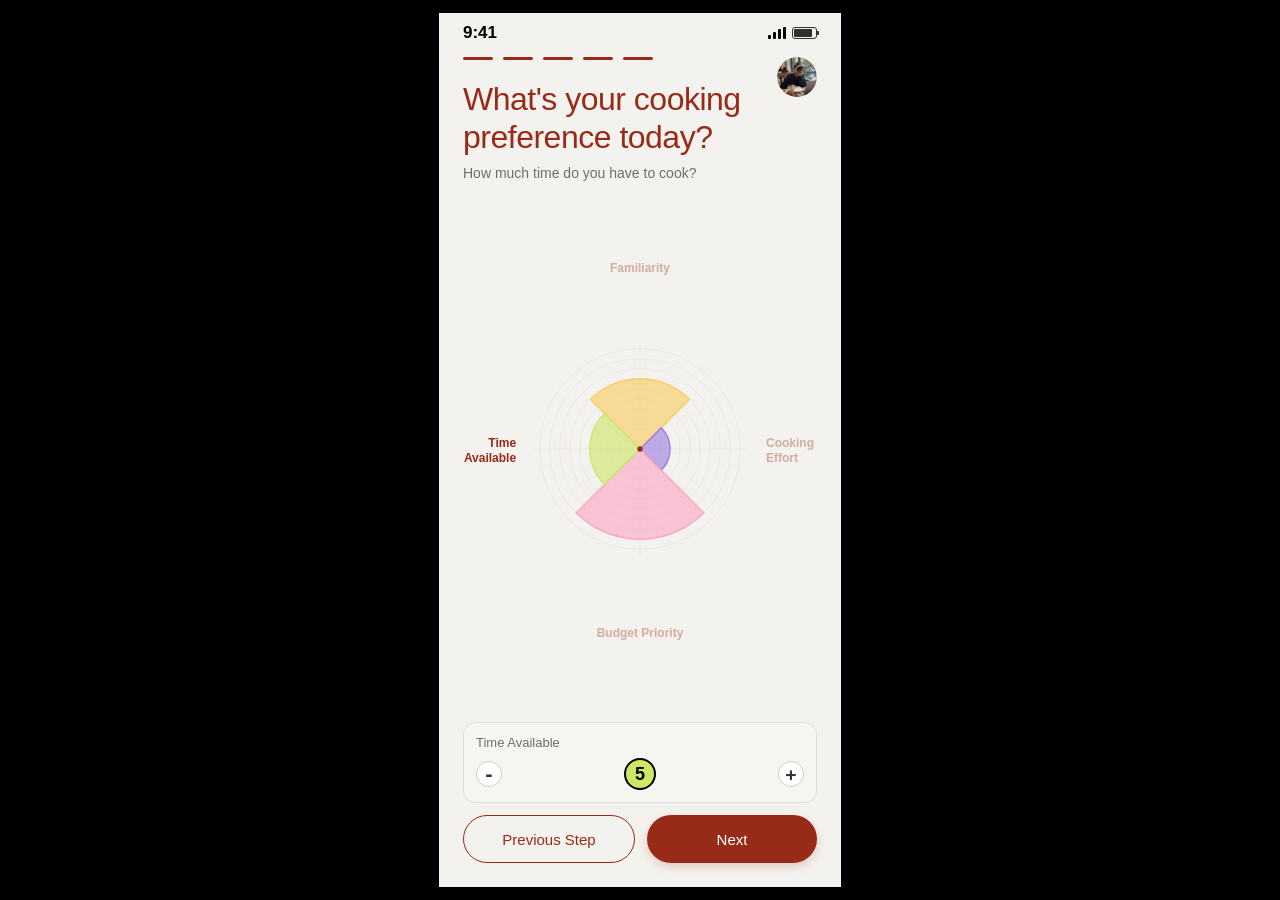
<file: Recipeapp/Enter4.html>
<!DOCTYPE html>
<html lang="en">
<head>
    <meta charset="UTF-8">
    <meta name="viewport" content="width=device-width, initial-scale=1.0, maximum-scale=1.0, user-scalable=no, viewport-fit=cover">
    <title>Cooking Preference App - Step 4</title>
    <link rel="stylesheet" href="style.css">
</head>
<body>
    <div class="app-container">
        <div class="status-bar">
            <div class="status-left">9:41</div>
            <div class="status-right">
                <svg width="18" height="12" viewBox="0 0 18 12" fill="black"><rect x="0" y="8" width="3" height="4" rx="1"/><rect x="5" y="5" width="3" height="7" rx="1"/><rect x="10" y="2" width="3" height="10" rx="1"/><rect x="15" y="0" width="3" height="12" rx="1"/></svg>
                <div class="battery-icon"><div class="battery-fill"></div></div>
            </div>
        </div>

        <div id="page-step1" class="page-view active">
            <div class="header-area">
                <img class="top-avatar" src="Persona.png" alt="Avatar">
                <div class="progress-bar">
                    <div class="progress-segment active"></div>
                    <div class="progress-segment active"></div>
                    <div class="progress-segment active"></div>
                    <div class="progress-segment active"></div>
                    <div class="progress-segment active"></div>
                </div>
                <div class="main-title">What's your cooking preference today?</div>
                <div class="sub-title">How much time do you have to cook?</div>
            </div>

            <div class="radar-area">
                <div class="axis-label label-familiarity dimmed">Familiarity</div>
                <div class="axis-label label-effort dimmed">Cooking<br>Effort</div>
                <div class="axis-label label-budget dimmed">Budget Priority</div>
                <div class="axis-label label-time" style="opacity: 1;">Time<br>Available</div>
                
                <div class="radar-wrapper">
                    <svg class="radar-svg" viewBox="0 0 344 344">
                        <g stroke="#E0DDD6" stroke-width="1" fill="none" opacity="0.6">
                            <circle cx="172" cy="172" r="15" /><circle cx="172" cy="172" r="30" />
                            <circle cx="172" cy="172" r="45" /><circle cx="172" cy="172" r="60" />
                            <circle cx="172" cy="172" r="75" /><circle cx="172" cy="172" r="90" />
                            <circle cx="172" cy="172" r="105" /><circle cx="172" cy="172" r="120" />
                            <circle cx="172" cy="172" r="135" /><circle cx="172" cy="172" r="150" />
                        </g>
                        <g stroke="#E0DDD6" stroke-width="1" opacity="0.6">
                            <line x1="172" y1="12" x2="172" y2="332" />
                            <line x1="12" y1="172" x2="332" y2="172" />
                        </g>
                        <g id="sectorsGroup">
                            <path id="sector-familiarity" fill="#FACC5A" fill-opacity="0.6" stroke="#FACC5A" stroke-width="2" />
                            <path id="sector-effort" fill="#9A7BE0" fill-opacity="0.6" stroke="#9A7BE0" stroke-width="2" />
                            <path id="sector-budget" fill="#FCA5C3" fill-opacity="0.6" stroke="#FCA5C3" stroke-width="2" />
                            <!-- 新增 Time 的色块 -->
                            <path id="sector-time" fill="#CDE864" fill-opacity="0.6" stroke="#CDE864" stroke-width="2" />
                        </g>
                        <circle cx="172" cy="172" r="4" fill="#972B17" />
                    </svg>
                </div>
            </div>

            <div class="bottom-area">
                <div class="single-card">
                    <div class="card-label">Time Available</div>
                    <div class="control-row">
                        <div class="btn-circle" onclick="updateValue('time', -1)">-</div>
                        <div class="value-display val-time" id="val-time">5</div>
                        <div class="btn-circle" onclick="updateValue('time', 1)">+</div>
                    </div>
                </div>
                <div class="action-buttons row">
                    <div class="btn-secondary" onclick="window.location.href='Enter3.html'">Previous Step</div>
                    <div class="btn-enter" onclick="saveAndNext('index.html')">Next</div>
                </div>
            </div>
        </div>
    </div>

    <script>
        const savedPref = localStorage.getItem('userPreferences');
        const data = savedPref ? JSON.parse(savedPref) : { familiarity: 7, effort: 3, budget: 9, time: 5 };

        const MAX_RADIUS = 150;
        const CENTER = 172;

        function polarToCartesian(cx, cy, r, angleDeg) {
            const rad = (angleDeg - 90) * Math.PI / 180.0;
            return { x: cx + r * Math.cos(rad), y: cy + r * Math.sin(rad) };
        }

        function describeArc(x, y, radius, startAngle, endAngle) {
            const start = polarToCartesian(x, y, radius, endAngle);
            const end = polarToCartesian(x, y, radius, startAngle);
            const largeArcFlag = endAngle - startAngle <= 180 ? "0" : "1";
            return ["M", start.x, start.y, "A", radius, radius, 0, largeArcFlag, 0, end.x, end.y, "L", x, y, "Z"].join(" ");
        }

        function updateChart() {

            document.getElementById('sector-familiarity').setAttribute('d', describeArc(CENTER, CENTER, (data.familiarity / 10) * MAX_RADIUS, -45, 45));
            document.getElementById('sector-effort').setAttribute('d', describeArc(CENTER, CENTER, (data.effort / 10) * MAX_RADIUS, 45, 135));
            document.getElementById('sector-budget').setAttribute('d', describeArc(CENTER, CENTER, (data.budget / 10) * MAX_RADIUS, 135, 225));
            
            const valTime = data.time;
            document.getElementById('sector-time').setAttribute('d', describeArc(CENTER, CENTER, (valTime / 10) * MAX_RADIUS, 225, 315));
            document.getElementById('val-time').innerText = valTime;
        }

        function updateValue(key, delta) {
            let newValue = data[key] + delta;
            if (newValue < 1) newValue = 1;
            if (newValue > 10) newValue = 10;
            data[key] = newValue;
            updateChart();
        }

        function saveAndNext(url) {
            localStorage.setItem('userPreferences', JSON.stringify(data));
            window.location.href = url;
        }

        window.onload = updateChart;
    </script>
</body>
</html>
</file>
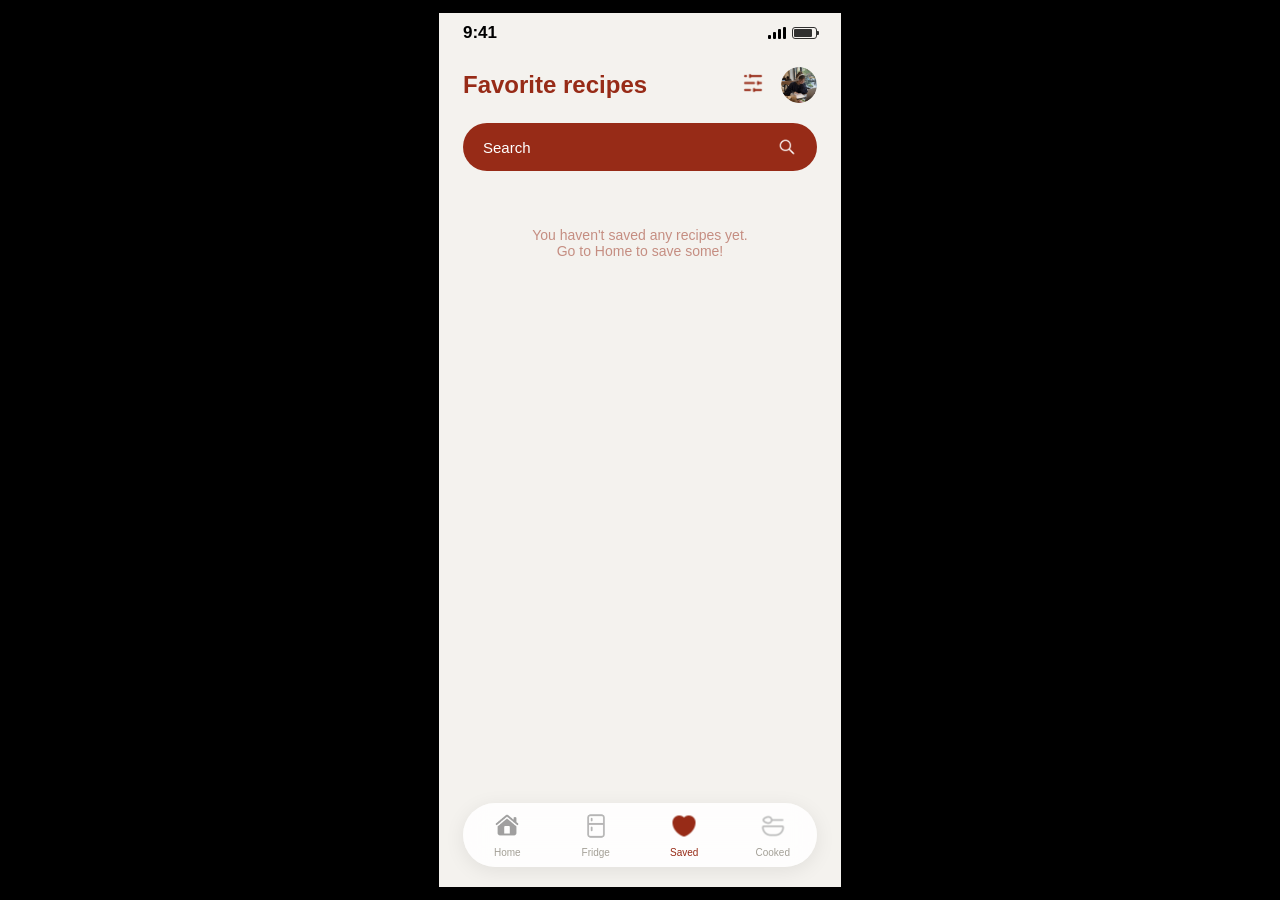
<file: Recipeapp/Favorite.html>
<!DOCTYPE html>
<html lang="en">
<head>
    <meta charset="UTF-8">
    <meta name="viewport" content="width=device-width, initial-scale=1.0, maximum-scale=1.0, user-scalable=no, viewport-fit=cover">
    <title>Cooking App - Favorite</title>
    <link rel="stylesheet" href="style.css">
    <style>
        .favorite-scroll-area {
            flex: 1;
            overflow-y: auto;
            overflow-x: hidden;
            padding-bottom: 110px; 
            padding-top: 16px;
            -webkit-overflow-scrolling: touch;
            scrollbar-width: none; 
        }
        .favorite-scroll-area::-webkit-scrollbar { display: none; }

        .favorite-header {
            display: flex;
            justify-content: space-between;
            align-items: center;
            padding: 0 24px;
            margin-top: 10px;
            margin-bottom: 20px;
        }
        .favorite-title {
            font-size: 24px;
            font-weight: 600;
            color: #972B17;
        }
        .favorite-header-actions {
            display: flex;
            align-items: center;
            gap: 16px;
        }
        .filter-icon {
            width: 24px;
            height: 24px;
            object-fit: contain;
        }
        .avatar {
            width: 36px;
            height: 36px;
            border-radius: 50%;
            object-fit: cover;
        }

        .search-container {
            padding: 0 24px;
            margin-bottom: 0px;
        }
        .search-bar {
            display: flex;
            justify-content: space-between;
            align-items: center;
            background: #972B17;
            height: 48px;
            border-radius: 24px;
            padding: 0 20px;
            color: #FFF;
            font-size: 15px;
        }
        .search-icon {
            width: 20px;
            height: 20px;
            object-fit: contain;
            filter: brightness(0) invert(1);
        }

        .recipe-list {
            display: flex;
            flex-direction: column;
            gap: 16px;
            padding: 0 24px;
        }

        .recipe-card {
            background: #FCE9BC; 
            border-radius: 20px;
            padding: 16px;
            display: flex;
            flex-direction: column;
            gap: 12px;
            overflow: hidden;
            animation: slideIn 0.3s ease;
        }

        @keyframes slideIn {
            from { opacity: 0; transform: translateY(10px); }
            to { opacity: 1; transform: translateY(0); }
        }

        .recipe-title {
            font-size: 18px;
            font-weight: 600;
            color: #972B17;
            padding-left: 2px;
        }
        .recipe-image {
            width: 98%;
            height: 180px;
            border-radius: 16px;
            object-fit: cover;
            align-self: center;
        }
        
        .recipe-info-row {
            display: flex;
            justify-content: space-between;
            align-items: center;
            margin-top: 4px;
        }
        .recipe-stats {
            display: flex;
            gap: 12px; 
            margin-left: 8px;
            align-items: center;
        }
        .stat-item {
            display: flex;
            flex-direction: column;
            position: relative;
        }
        .stat-item:not(:last-child)::after {
            content: '';
            position: absolute;
            right: -6px;
            top: 10%;
            height: 80%;
            width: 1px;
            background: #D1C299;
        }
        .stat-value {
            font-size: 14px; 
            font-weight: 600;
            color: #1A1A1A;
        }
        .stat-label {
            font-size: 10px;
            color: #716E65;
            margin-top: 2px;
        }
        
        .saved-btn {
            display: flex;
            flex-direction: column;
            align-items: center;
            gap: 2px;
            color: #972B17; 
            font-size: 11px;
            font-weight: 600;
            margin-right: 10px;
            cursor: pointer;
        }
        .saved-btn img {
            width: 20px;
            height: 18px;
        }

        .empty-fav {
            text-align: center;
            color: #972B17;
            opacity: 0.5;
            font-size: 14px;
            margin-top: 40px;
            display: none;
        }

        .floating-bottom-nav {
            position: absolute; 
            bottom: max(20px, env(safe-area-inset-bottom, 20px));
            left: 24px; 
            right: 24px; 
            height: 64px;
            background: rgba(255, 255, 255, 0.85); 
            backdrop-filter: blur(12px); 
            -webkit-backdrop-filter: blur(12px);
            border-radius: 32px; 
            box-shadow: 0 4px 20px rgba(0, 0, 0, 0.08);
            display: flex; 
            justify-content: space-around; 
            align-items: center; 
            z-index: 100;
        }
        .nav-item {
            display: flex; 
            flex-direction: column; 
            align-items: center;
            gap: 4px; 
            color: #A39F96; 
            font-size: 10px; 
            font-weight: 500;
            cursor: pointer; 
            width: 60px; 
            text-decoration: none;
        }
        .nav-item.active { color: #972B17; }
        
        .nav-icon-box {
            width: 28px; 
            height: 28px; 
            position: relative; 
            margin-bottom: 4px;
        }
        .nav-icon-box img {
            position: absolute; 
            top: 50%; 
            left: 50%;
            transform: translate(-50%, -50%);
            display: block; 
            object-fit: contain;
            filter: grayscale(100%) opacity(50%);
            transition: 0.2s;
        }
        .nav-item.active img { filter: grayscale(0%) opacity(100%); }
        .nav-item span {
            font-size: 10px; 
            font-weight: 500; 
            color: #A39F96; 
            line-height: 1;
        }
        .nav-item.active span { color: #972B17; }

        .nav-icon-home { width: 30px; height: 30px; }
        .nav-icon-fridge { width: 28px; height: 28px; }
        .nav-icon-fav { width: 23px; height: 23px; }
        .nav-icon-cook { width: 25px; height: 25px; }
    </style>
</head>
<body>
    <div class="app-container">
        
        <div class="status-bar">
            <div class="status-left">9:41</div>
            <div class="status-right">
                <svg width="18" height="12" viewBox="0 0 18 12" fill="black"><rect x="0" y="8" width="3" height="4" rx="1"/><rect x="5" y="5" width="3" height="7" rx="1"/><rect x="10" y="2" width="3" height="10" rx="1"/><rect x="15" y="0" width="3" height="12" rx="1"/></svg>
                <div class="battery-icon"><div class="battery-fill"></div></div>
            </div>
        </div>

        <div class="favorite-header">
            <div class="favorite-title">Favorite recipes</div>
            <div class="favorite-header-actions">
                <a href="index.html">
                    <img class="filter-icon" src="preference.png" alt="Preference">
                </a>
                <img class="avatar" src="Persona.png" alt="Leila">
            </div>
        </div>

        <div class="search-container">
            <div class="search-bar">
                <span>Search</span>
                <img class="search-icon" src="search.png" alt="Search">
            </div>
        </div>

        <div class="favorite-scroll-area">
            <div class="recipe-list" id="favRecipeList">
                <!-- JS 会在这里注入内容 -->
            </div>
            <div class="empty-fav" id="emptyFav">
                You haven't saved any recipes yet.<br>Go to Home to save some!
            </div>
        </div>

        <div class="floating-bottom-nav">
            <a href="Home.html" class="nav-item">
                <div class="nav-icon-box">
                    <img class="nav-icon-home" src="home.png" alt="Home">
                </div>
                <span>Home</span>
            </a>
            
            <a href="fridge.html" class="nav-item">
                <div class="nav-icon-box">
                    <img class="nav-icon-fridge" src="fridge.png" alt="Fridge">
                </div>
                <span>Fridge</span>
            </a>
            
            <a href="Favorite.html" class="nav-item active">
                <div class="nav-icon-box">
                    <img class="nav-icon-fav" src="saved.png" onerror="this.src='save.png'" alt="Favorite">
                </div>
                <span>Saved</span>
            </a>
            
            <a href="Cooked.html" class="nav-item">
                <div class="nav-icon-box">
                    <img class="nav-icon-cook" src="cooked.png" alt="Cooked">
                </div>
                <span>Cooked</span>
            </a>
        </div>

    </div>

    <script>
        const recipes = [
            { 
                id: 'tomato_egg', 
                title: 'Tomato & Egg Stir Fry', 
                image: 'Tomato & Egg Stir Fry.png', 
                time: '10 min', 
                complexity: '3 steps', 
                calorie: '180' 
            },
            { 
                id: 'beef_tomato', 
                title: 'Beef & Tomato Stir Fry', 
                image: 'Beef & Tomato Stir Fry.png', 
                time: '25 min', 
                complexity: '8 steps', 
                calorie: '210' 
            },
            { 
                id: 'beef_potato', 
                title: 'Beef & Potato Stew', 
                image: 'Beef & Potato Stew.png', 
                time: '50 min', 
                complexity: '3 steps', 
                calorie: '380' 
            }
        ];

        function getSavedRecipes() {
            const saved = localStorage.getItem('savedRecipes');
            return saved ? JSON.parse(saved) : [];
        }

        function removeFromFav(id, event) {
            event.stopPropagation();
            let saved = getSavedRecipes();
            saved = saved.filter(item => item !== id);
            localStorage.setItem('savedRecipes', JSON.stringify(saved));
            renderFavRecipes();
        }

        function renderFavRecipes() {
            const list = document.getElementById('favRecipeList');
            const emptyEl = document.getElementById('emptyFav');
            const savedIds = getSavedRecipes();
            list.innerHTML = '';

            if (savedIds.length === 0) {
                emptyEl.style.display = 'block';
                return;
            }
            emptyEl.style.display = 'none';

            recipes.forEach(recipe => {
                if (savedIds.includes(recipe.id)) {
                    const card = document.createElement('div');
                    card.className = 'recipe-card';
                    card.innerHTML = `
                        <div class="recipe-title">${recipe.title}</div>
                        <img class="recipe-image" src="${recipe.image}" alt="${recipe.title}">
                        <div class="recipe-info-row">
                            <div class="recipe-stats">
                                <div class="stat-item">
                                    <span class="stat-value">${recipe.time}</span>
                                    <span class="stat-label">Time need</span>
                                </div>
                                <div class="stat-item">
                                    <span class="stat-value">${recipe.complexity}</span>
                                    <span class="stat-label">Complexity</span>
                                </div>
                                <div class="stat-item">
                                    <span class="stat-value">${recipe.calorie}</span>
                                    <span class="stat-label">Calorie (kcal)</span>
                                </div>
                            </div>
                            <div class="saved-btn" onclick="removeFromFav('${recipe.id}', event)">
                                <img src="saved.png" onerror="this.src='save.png'" alt="Saved">
                                Saved
                            </div>
                        </div>
                    `;
                    list.appendChild(card);
                }
            });
        }

        renderFavRecipes();
    </script>
</body>
</html>
</file>
<file: Recipeapp/style.css>
* {
    margin: 0;
    padding: 0;
    box-sizing: border-box;
    -webkit-tap-highlight-color: transparent;
}

body {
    background: #000;
    display: flex;
    justify-content: center;
    align-items: center;
    height: 100vh;
    overflow: hidden;
    font-family: 'Work Sans', -apple-system, BlinkMacSystemFont, sans-serif;
}

.app-container {
    width: 100vw;
    height: 100vh;
    max-width: 402px;
    max-height: 874px;
    background: #F4F2EE;
    position: relative;
    overflow: hidden;
    display: flex;
    flex-direction: column;
}

/* ============ 状态栏 ============ */
.status-bar {
    display: flex;
    justify-content: space-between;
    align-items: center;
    height: 24px;
    margin-bottom: 20px;
    padding: 0 24px;
    padding-top: max(16px, env(safe-area-inset-top, 16px));
    flex-shrink: 0;
    z-index: 20;
}

.status-left {
    font-size: 17px;
    font-weight: 590;
    font-family: 'SF Pro', sans-serif;
    color: #000;
}

.status-right {
    display: flex;
    align-items: center;
    gap: 6px;
}

.battery-icon {
    width: 25px;
    height: 12px;
    border: 1px solid #000;
    border-radius: 3px;
    position: relative;
    opacity: 0.8;
}
.battery-icon::after {
    content: '';
    position: absolute;
    right: -3px;
    top: 3px;
    width: 2px;
    height: 4px;
    background: #000;
    border-radius: 0 1px 1px 0;
}
.battery-fill {
    position: absolute;
    left: 1px;
    top: 1px;
    bottom: 1px;
    width: 80%;
    background: #000;
    border-radius: 1px;
}

/* ============ header-area 统一控制左右 24px ============ */
.header-area {
    position: relative;
    padding: 0 24px;
    flex-shrink: 0;
    z-index: 20;
}

.progress-bar {
    display: flex;
    gap: 10px;
    margin-bottom: 20px;
}

.progress-segment {
    width: 30px;
    height: 3px;
    border-radius: 2px;
}
.progress-segment.active { background: #972B17; }
.progress-segment.inactive { background: rgba(151, 43, 23, 0.20); }

.main-title {
    font-size: 32px;
    font-weight: 500;
    line-height: 1.2;
    color: #972B17;
    letter-spacing: -0.5px;
}

.sub-title {
    font-size: 14px;
    color: #716E65;
    margin-top: 8px;
}

/* 步骤页右上角头像 */
.top-avatar {
    position: absolute;
    top: 0;
    right: 24px;
    width: 40px;
    height: 40px;
    border-radius: 50%;
    object-fit: cover;
    z-index: 30;
}

/* ============ 雷达图 Grid ============ */
.radar-area {
    flex: 1;
    display: grid;
    grid-template-columns: 70px 1fr 70px;
    grid-template-rows: auto 1fr auto;
    align-items: center;
    justify-items: center;
    padding: 16px 16px 0 16px;   /* add 16px top padding for breathing room */
    min-height: 0;
}

.axis-label {
    font-family: 'Rubik', 'Work Sans', sans-serif;
    font-weight: 700;
    font-size: 12px;
    color: #972B17;
    line-height: 1.3;
    text-align: center;
    white-space: nowrap;
}

.axis-label.dimmed { opacity: 0.35; }

.label-familiarity {
    grid-column: 2;
    grid-row: 1;
    align-self: end;        /* 往下靠 */
    margin-bottom: -80px;    /* 保持和圆圈贴近，如果觉得不够近，可以改成 -6px 或 -8px */
    margin-top: 0;          /* 确保没有顶部间距 */
}

/* 3. 让 Budget Priority 紧贴圆圈的下方 */
.label-budget {
    grid-column: 2;
    grid-row: 3;
    align-self: start;      /* 往上靠 */
    margin-top: -80px;       /* 保持和圆圈贴近 */
    margin-bottom: 0;
}
.label-time        { 
    grid-column: 1; 
    grid-row: 2; 
    text-align: right; }

.label-effort      { 
    grid-column: 3; 
    grid-row: 2; 
    text-align: left; }

.radar-wrapper {
    grid-column: 2;
    grid-row: 2;
    width: 100%;
    max-width: 280px;
    aspect-ratio: 1 / 1;
    position: relative;
}

.radar-svg {
    width: 100%;
    height: 100%;
    overflow: visible;
}

/* ============ 底部操作区 ============ */
.bottom-area {
    padding: 0 24px max(24px, env(safe-area-inset-bottom, 24px)) 24px;
    display: flex;
    flex-direction: column;
    gap: 12px;
    flex-shrink: 0;
    margin-top: 16px;
}

.controls-grid {
    display: grid;
    grid-template-columns: 1fr 1fr;
    gap: 12px;
}

.control-card,
.single-card,
.small-card {
    background: #F6F5F2;
    border: 1px solid #E0DDD6;
    border-radius: 12px;
    padding: 12px;
    display: flex;
    flex-direction: column;
    gap: 8px;
}

.multi-cards-grid {
    display: grid;
    grid-template-columns: 1fr 1fr;
    gap: 12px;
}

.card-label {
    font-size: 13px;
    font-weight: 500;
    color: #716E65;
}

.control-row {
    display: flex;
    justify-content: space-between;
    align-items: center;
}

.btn-circle {
    width: 26px;
    height: 26px;
    border-radius: 50%;
    border: 1px solid #D1CCC3;
    display: flex;
    align-items: center;
    justify-content: center;
    font-size: 18px;
    color: #333;
    background: #FFF;
    cursor: pointer;
    user-select: none;
    font-family: monospace;
    font-weight: bold;
    transition: background 0.2s;
}
.btn-circle:active { background: #EAE7E1; }

.value-display {
    width: 32px;
    height: 32px;
    border-radius: 50%;
    display: flex;
    align-items: center;
    justify-content: center;
    font-family: 'Rubik', sans-serif;
    font-weight: 700;
    font-size: 18px;
    color: #000;
    border: 2px solid #000;
}

.val-familiarity { background: #FACC5A; }
.val-effort      { background: #9A7BE0; }
.val-budget      { background: #FCA5C3; }
.val-time        { background: #CDE864; }

/* ============ 按钮 ============ */
.done-btn,
.btn-enter,
.btn-primary {
    width: 100%;
    height: 48px;
    background: #972B17;
    border-radius: 24px;
    display: flex;
    justify-content: center;
    align-items: center;
    color: #FFF;
    font-weight: 500;
    font-size: 15px;
    cursor: pointer;
    box-shadow: 0 4px 10px rgba(151, 43, 23, 0.2);
    user-select: none;
}

.btn-secondary {
    width: 100%;
    height: 48px;
    background: transparent;
    border: 1px solid #972B17;
    border-radius: 24px;
    display: flex;
    justify-content: center;
    align-items: center;
    color: #972B17;
    font-weight: 500;
    font-size: 15px;
    cursor: pointer;
    user-select: none;
}

.action-buttons {
    display: flex;
    flex-direction: column;
    gap: 12px;
}

.action-buttons.row {
    flex-direction: row;
}

.action-buttons.row > div {
    flex: 1;
}

/* enter.htmlpage*/
.home-avatar {
    width: 200px;
    height: 200px;
    border-radius: 50%;
    object-fit: cover;
    display: block;
    margin: 80px auto 0 auto;
}

.home-greeting {
    font-size: 26px;
    font-weight: 600;
    color: #972B17;
    text-align: center;
    margin-top: 12px;
}

.home-bottom {
    margin-top: auto;
    padding: 0 24px max(24px, env(safe-area-inset-bottom, 24px)) 24px;
    display: flex;
    flex-direction: column;
    gap: 16px;
    align-items: center;
}

.link-logout {
    font-size: 13px;
    color: #716E65;
    text-decoration: underline;
}

/* ============ 页面切换 ============ */
.page-view { display: none; flex-direction: column; flex: 1; min-height: 0; }
.page-view.active { display: flex; }
</file>
